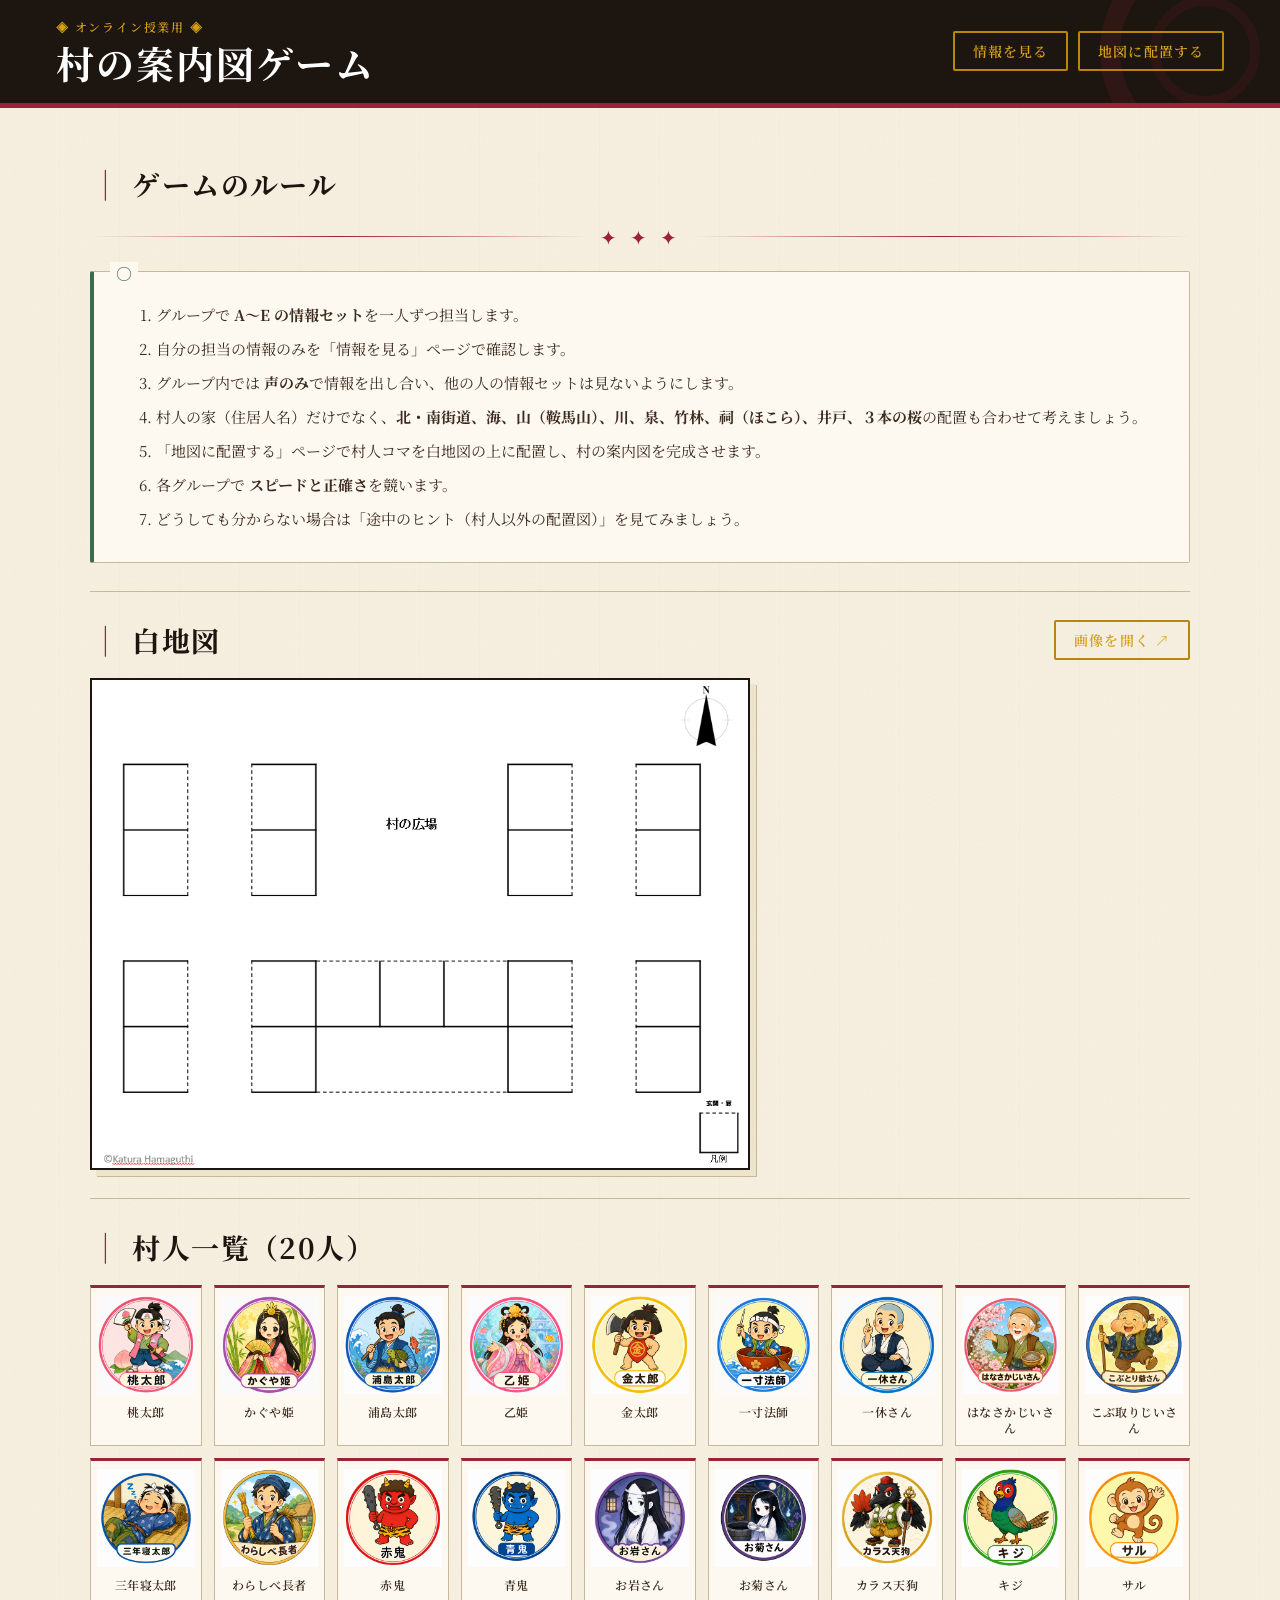
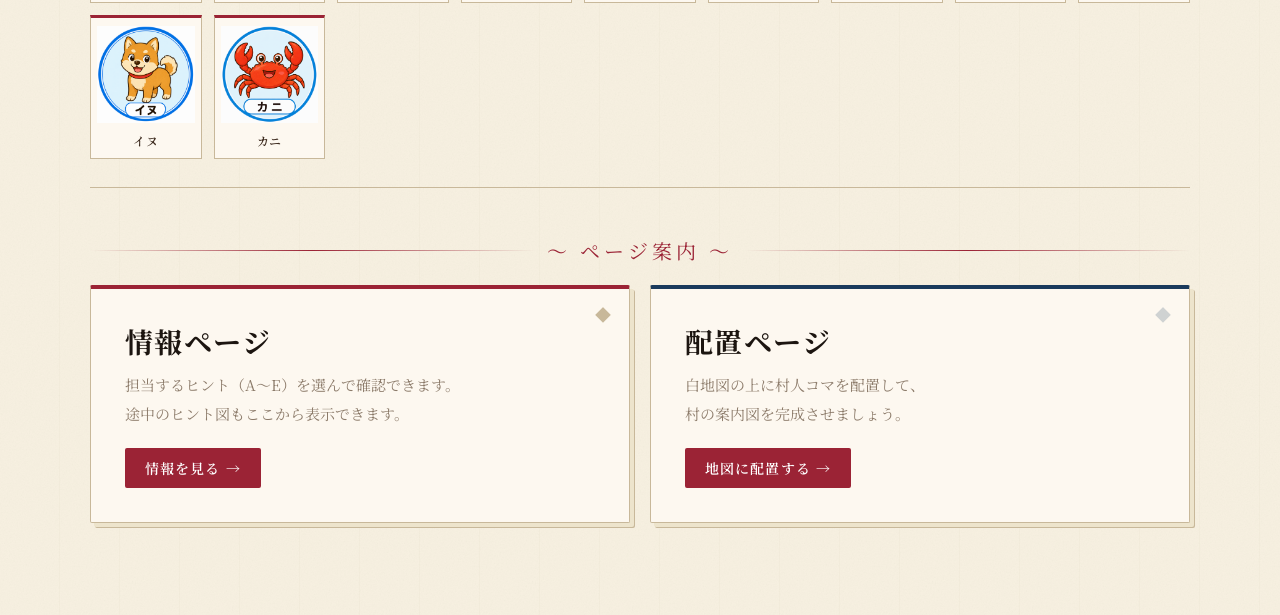
<file: index.html>
<!doctype html>
<html lang="ja">
<head>
  <meta charset="utf-8">
  <meta name="viewport" content="width=device-width, initial-scale=1">
  <title>村の案内図ゲーム</title>
  <link rel="stylesheet" href="styles.css">
</head>
<body>
  <header class="site-header">
    <div>
      <p class="eyebrow">◈ オンライン授業用 ◈</p>
      <h1>村の案内図ゲーム</h1>
    </div>
    <nav class="top-nav" aria-label="ページ">
      <a href="view.html">情報を見る</a>
      <a href="board.html">地図に配置する</a>
    </nav>
  </header>

  <main class="content-layout">

    <!-- ルール説明 -->
    <section class="section-band">
      <div class="section-heading">
        <h2>ゲームのルール</h2>
      </div>
      <div class="section-divider">✦ ✦ ✦</div>
      <div class="rule-box">
        <ol>
          <li>グループで <strong>A〜E の情報セット</strong>を一人ずつ担当します。</li>
          <li>自分の担当の情報のみを「情報を見る」ページで確認します。</li>
          <li>グループ内では <strong>声のみ</strong>で情報を出し合い、他の人の情報セットは見ないようにします。</li>
          <li>村人の家（住居人名）だけでなく、<strong>北・南街道、海、山（鞍馬山）、川、泉、竹林、祠（ほこら）、井戸、３本の桜</strong>の配置も合わせて考えましょう。</li>
          <li>「地図に配置する」ページで村人コマを白地図の上に配置し、村の案内図を完成させます。</li>
          <li>各グループで <strong>スピードと正確さ</strong>を競います。</li>
          <li>どうしても分からない場合は「途中のヒント（村人以外の配置図）」を見てみましょう。</li>
        </ol>
      </div>
    </section>

    <!-- 白地図 -->
    <section class="section-band">
      <div class="section-heading">
        <h2>白地図</h2>
        <a class="pdf-link" href="daisi.png" target="_blank" rel="noopener">画像を開く ↗</a>
      </div>
      <img class="map-preview" src="daisi.png" alt="村の白地図">
    </section>

    <!-- 村人一覧 -->
    <section class="section-band">
      <div class="section-heading">
        <h2>村人一覧（20人）</h2>
      </div>
      <div class="villager-grid" id="villagerGrid"></div>
    </section>

    <!-- ページ案内 -->
    <section class="section-band page-footer-band">
      <div class="section-divider">〜 ページ案内 〜</div>
      <div class="home-layout" style="width:100%;margin:0;">
        <div class="home-panel">
          <h2 style="margin-bottom:12px;">情報ページ</h2>
          <p>担当するヒント（A〜E）を選んで確認できます。<br>途中のヒント図もここから表示できます。</p>
          <a class="primary-link" href="view.html">情報を見る →</a>
        </div>
        <div class="home-panel accent">
          <h2 style="margin-bottom:12px;">配置ページ</h2>
          <p>白地図の上に村人コマを配置して、<br>村の案内図を完成させましょう。</p>
          <a class="primary-link" href="board.html">地図に配置する →</a>
        </div>
      </div>
    </section>

  </main>

  <script src="data.js"></script>
  <script>
    const grid = document.getElementById("villagerGrid");
    VILLAGERS.forEach(v => {
      grid.insertAdjacentHTML("beforeend", `
        <figure class="villager-item">
          <img src="${v.image}" alt="${v.name}">
          <figcaption>${v.name}</figcaption>
        </figure>
      `);
    });
  </script>
</body>
</html>
</file>
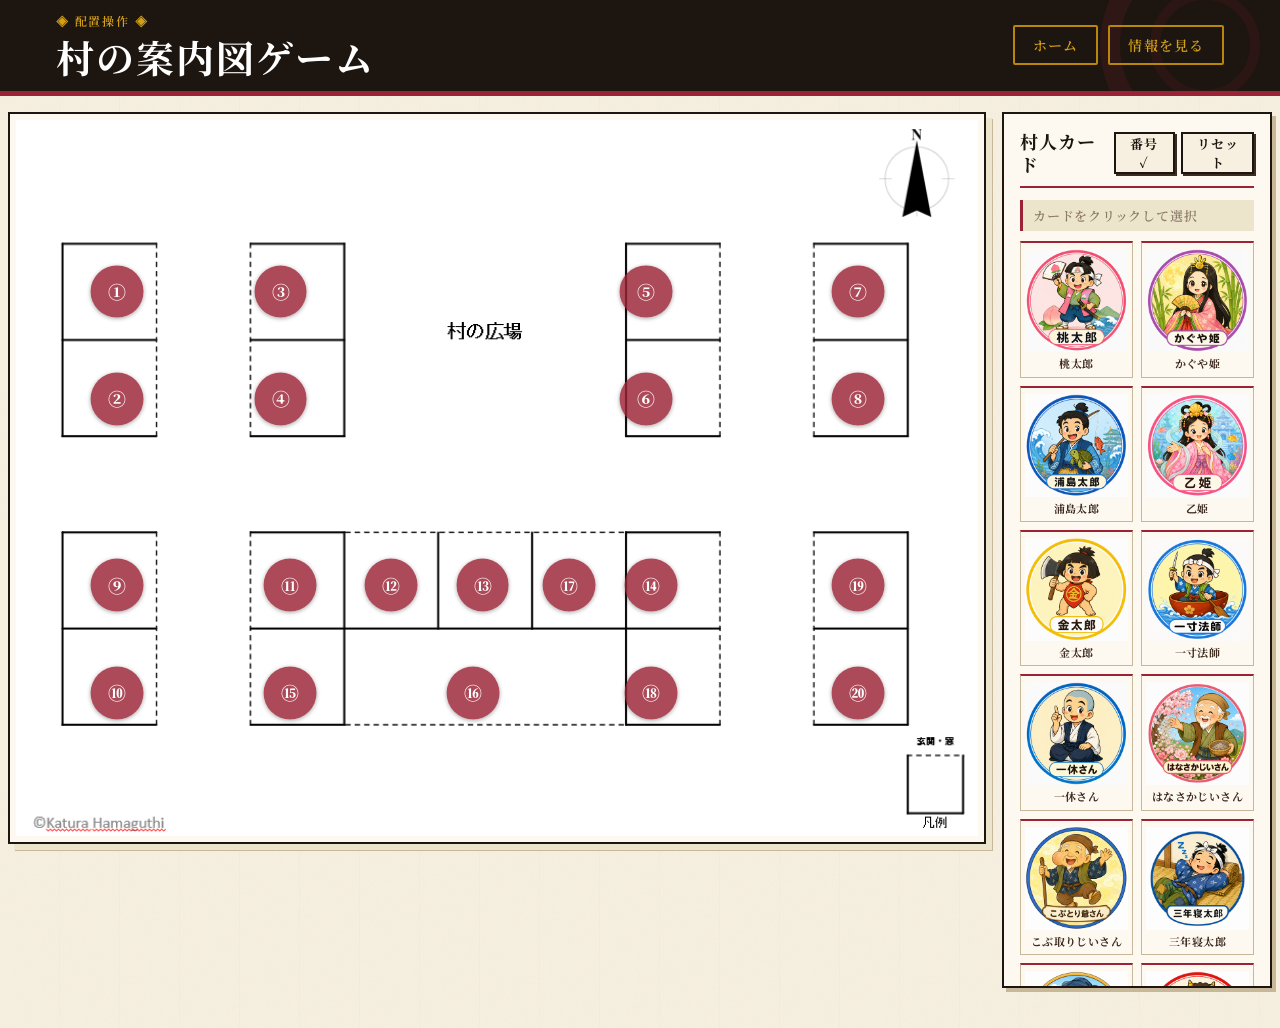
<file: board.html>
<!doctype html>
<html lang="ja">
<head>
  <meta charset="utf-8">
  <meta name="viewport" content="width=device-width, initial-scale=1">
  <title>地図に配置する | 村の案内図ゲーム</title>
  <link rel="stylesheet" href="styles.css">
</head>
<body>
  <header class="site-header compact">
    <div>
      <p class="eyebrow">◈ 配置操作 ◈</p>
      <h1>村の案内図ゲーム</h1>
    </div>
    <nav class="top-nav" aria-label="ページ">
      <a href="index.html">ホーム</a>
      <a href="view.html">情報を見る</a>
    </nav>
  </header>

  <main class="board-layout">
    <!-- 地図エリア -->
    <section class="board-stage" aria-label="地図">
      <div class="map-board" id="mapBoard">
        <img src="daisi.png" alt="村の白地図" id="mapImg">
        <div class="number-layer" id="numberLayer"></div>
        <div class="token-layer" id="tokenLayer"></div>
      </div>
    </section>

    <!-- パレット -->
    <aside class="shop-tray" aria-label="村人カード">
      <div class="tray-header">
        <h2>村人カード</h2>
        <div style="display:flex;gap:6px;">
          <button class="tray-btn" id="toggleNumBtn" type="button">番号 ✓</button>
          <button class="tray-btn" id="resetBtn" type="button">リセット</button>
        </div>
      </div>
      <div class="selected-status" id="selectedStatus">カードをクリックして選択</div>
      <div class="card-palette" id="cardPalette"></div>
      <div class="board-tip">
        <strong>操作方法</strong><br>
        ① カードをクリック → 選択<br>
        ② 地図をクリック → 配置<br>
        ③ コマをドラッグ → 移動<br>
        ④ コマをダブルクリック → 削除
      </div>
    </aside>
  </main>

  <script src="data.js"></script>
  <script>
    const mapBoard       = document.getElementById("mapBoard");
    const tokenLayer     = document.getElementById("tokenLayer");
    const numberLayer    = document.getElementById("numberLayer");
    const cardPalette    = document.getElementById("cardPalette");
    const selectedStatus = document.getElementById("selectedStatus");
    const resetBtn       = document.getElementById("resetBtn");
    const toggleNumBtn   = document.getElementById("toggleNumBtn");
    const STORAGE_KEY    = "muranoannaizu-board-v1";
    let showNumbers = true;

    let positions  = JSON.parse(localStorage.getItem(STORAGE_KEY) || "{}");
    let selectedId = null;
    let dragging   = null;

    function save() { localStorage.setItem(STORAGE_KEY, JSON.stringify(positions)); }

    function setSelected(id) {
      selectedId = id;
      const v = id ? VILLAGERS.find(v => v.id === id) : null;
      selectedStatus.textContent = v ? `${v.name} を選択中` : "カードをクリックして選択";
      renderPalette();
    }

    function renderPalette() {
      cardPalette.innerHTML = "";
      VILLAGERS.forEach(v => {
        const btn = document.createElement("button");
        btn.type = "button";
        btn.className = "vcard";
        if (selectedId === v.id) btn.classList.add("selected");
        if (positions[v.id])     btn.classList.add("placed");
        btn.innerHTML = `<img src="${v.image}" alt=""><span>${v.name}</span>`;
        btn.addEventListener("click", () => setSelected(selectedId === v.id ? null : v.id));
        cardPalette.appendChild(btn);
      });
    }

    function renderTokens() {
      tokenLayer.innerHTML = "";
      Object.entries(positions).forEach(([id, pos]) => {
        const v = VILLAGERS.find(v => v.id === id);
        if (!v) return;
        const tok = document.createElement("div");
        tok.className = "token";
        tok.dataset.id = id;
        tok.style.left = pos.x + "%";
        tok.style.top  = pos.y + "%";
        tok.innerHTML  = `<img src="${v.image}" alt="${v.name}"><span>${v.name}</span>`;

        tok.addEventListener("dblclick", e => {
          e.stopPropagation();
          delete positions[id];
          save(); renderTokens(); renderPalette();
          if (selectedId === id) setSelected(null);
        });

        tok.addEventListener("mousedown", e => {
          if (e.button !== 0) return;
          e.stopPropagation(); e.preventDefault();
          tok.classList.add("dragging");
          dragging = { id, startClientX: e.clientX, startClientY: e.clientY,
            origX: pos.x, origY: pos.y, rect: mapBoard.getBoundingClientRect() };
          setSelected(null);
        });

        tok.addEventListener("touchstart", e => {
          e.stopPropagation();
          const t = e.touches[0];
          tok.classList.add("dragging");
          dragging = { id, startClientX: t.clientX, startClientY: t.clientY,
            origX: pos.x, origY: pos.y, rect: mapBoard.getBoundingClientRect() };
        }, { passive: true });

        tokenLayer.appendChild(tok);
      });
    }

    function applyDragMove(cx, cy) {
      if (!dragging) return;
      const dx = ((cx - dragging.startClientX) / dragging.rect.width)  * 100;
      const dy = ((cy - dragging.startClientY) / dragging.rect.height) * 100;
      const nx = Math.max(0, Math.min(100, dragging.origX + dx));
      const ny = Math.max(0, Math.min(100, dragging.origY + dy));
      const tok = tokenLayer.querySelector(`[data-id="${dragging.id}"]`);
      if (tok) { tok.style.left = nx + "%"; tok.style.top = ny + "%"; }
    }

    function finishDrag(cx, cy) {
      if (!dragging) return;
      const dx = ((cx - dragging.startClientX) / dragging.rect.width)  * 100;
      const dy = ((cy - dragging.startClientY) / dragging.rect.height) * 100;
      positions[dragging.id] = {
        x: Math.max(0, Math.min(100, dragging.origX + dx)),
        y: Math.max(0, Math.min(100, dragging.origY + dy)),
      };
      save();
      const tok = tokenLayer.querySelector(`[data-id="${dragging.id}"]`);
      if (tok) tok.classList.remove("dragging");
      dragging = null;
      renderPalette();
    }

    document.addEventListener("mousemove", e => applyDragMove(e.clientX, e.clientY));
    document.addEventListener("mouseup",   e => finishDrag(e.clientX, e.clientY));
    document.addEventListener("touchmove", e => { const t = e.touches[0]; applyDragMove(t.clientX, t.clientY); }, { passive: true });
    document.addEventListener("touchend",  e => { const t = e.changedTouches[0]; finishDrag(t.clientX, t.clientY); });

    mapBoard.addEventListener("click", e => {
      if (!selectedId || dragging) return;
      const rect = mapBoard.getBoundingClientRect();
      positions[selectedId] = {
        x: ((e.clientX - rect.left) / rect.width)  * 100,
        y: ((e.clientY - rect.top)  / rect.height) * 100,
      };
      save(); renderTokens(); renderPalette(); setSelected(null);
    });

    resetBtn.addEventListener("click", () => {
      if (!confirm("配置をすべてリセットしますか？")) return;
      positions = {};
      save(); setSelected(null); renderTokens(); renderPalette();
    });

    /* ── Numbers ── */
    function renderNumbers() {
      numberLayer.innerHTML = "";
      if (!showNumbers) return;
      POSITIONS.forEach(p => {
        const el = document.createElement("div");
        el.className = "house-num";
        el.style.left = p.x + "%";
        el.style.top  = p.y + "%";
        el.textContent = p.num <= 20
          ? ["①","②","③","④","⑤","⑥","⑦","⑧","⑨","⑩",
             "⑪","⑫","⑬","⑭","⑮","⑯","⑰","⑱","⑲","⑳"][p.num - 1]
          : p.num;
        numberLayer.appendChild(el);
      });
    }

    toggleNumBtn.addEventListener("click", () => {
      showNumbers = !showNumbers;
      toggleNumBtn.textContent = showNumbers ? "番号 ✓" : "番号";
      toggleNumBtn.style.opacity = showNumbers ? "1" : "0.5";
      renderNumbers();
    });

    renderNumbers();
    renderTokens();
    renderPalette();
  </script>
</body>
</html>
</file>
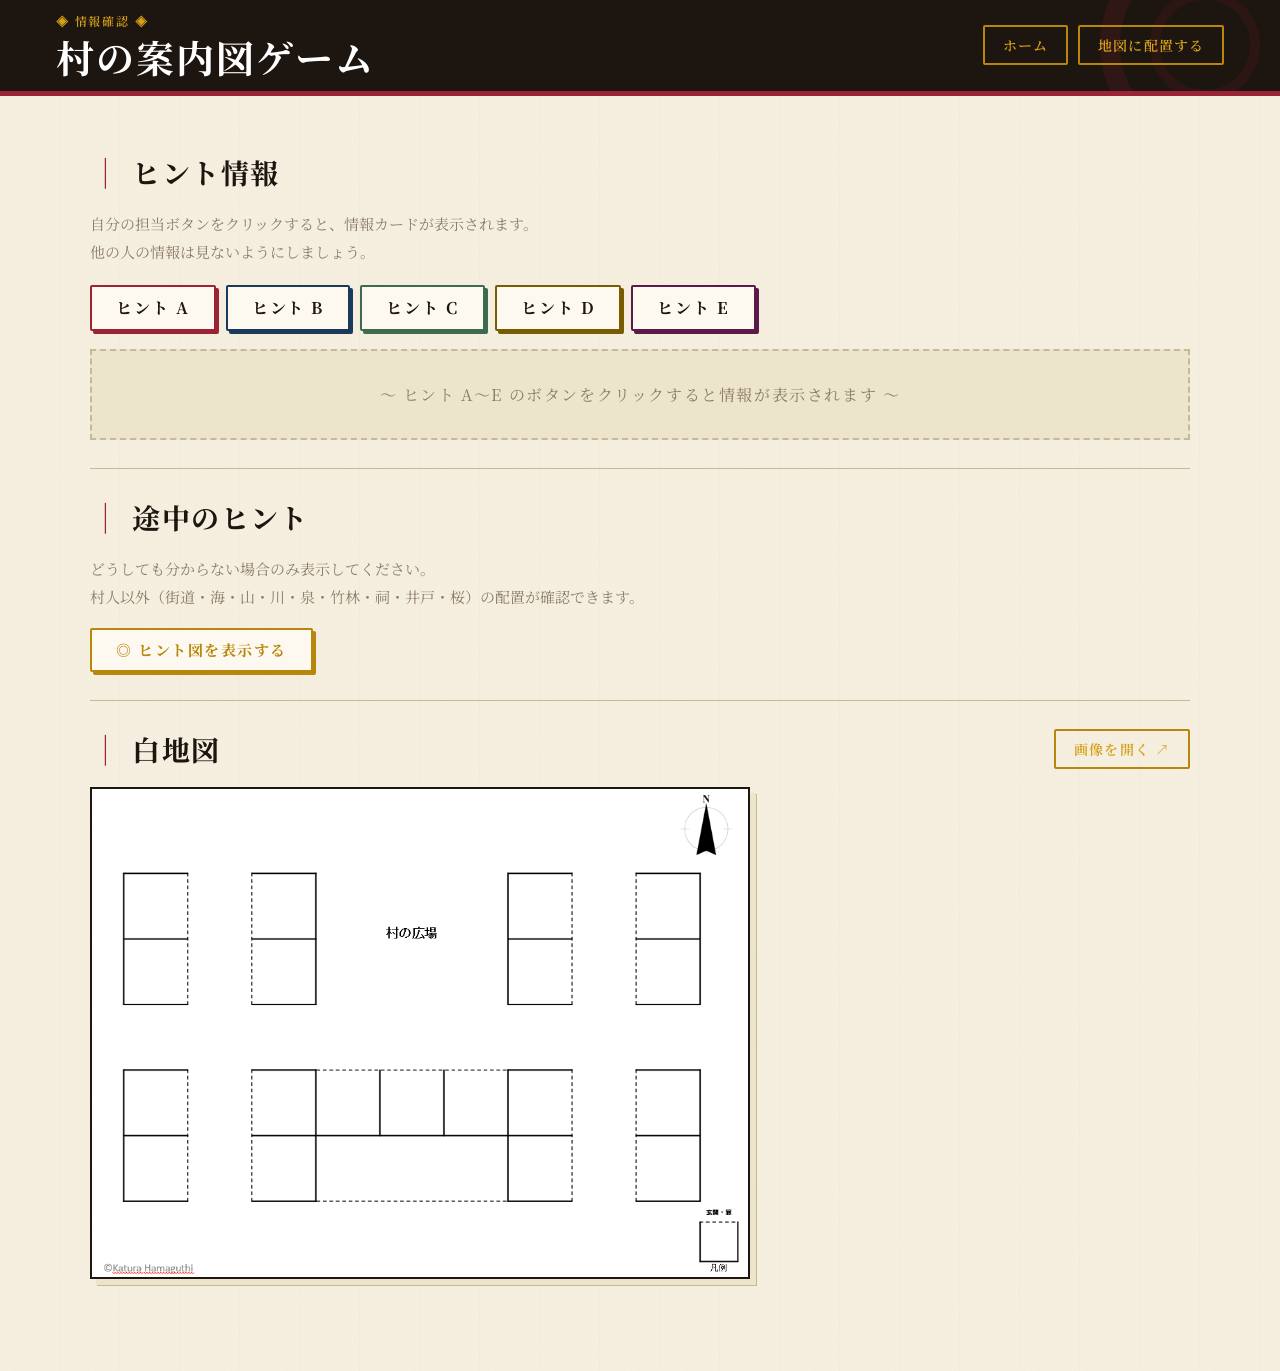
<file: view.html>
<!doctype html>
<html lang="ja">
<head>
  <meta charset="utf-8">
  <meta name="viewport" content="width=device-width, initial-scale=1">
  <title>情報を見る | 村の案内図ゲーム</title>
  <link rel="stylesheet" href="styles.css">
</head>
<body>
  <header class="site-header compact">
    <div>
      <p class="eyebrow">◈ 情報確認 ◈</p>
      <h1>村の案内図ゲーム</h1>
    </div>
    <nav class="top-nav" aria-label="ページ">
      <a href="index.html">ホーム</a>
      <a href="board.html">地図に配置する</a>
    </nav>
  </header>

  <main class="content-layout">

    <!-- ヒントA〜E -->
    <section class="section-band">
      <div class="section-heading">
        <h2>ヒント情報</h2>
      </div>
      <p style="color:var(--haiiro);font-size:15px;margin-bottom:18px;line-height:1.9;">
        自分の担当ボタンをクリックすると、情報カードが表示されます。<br>
        他の人の情報は見ないようにしましょう。
      </p>

      <div class="hint-controls" role="group" aria-label="担当を選ぶ">
        <button class="hint-btn" data-hint="A">ヒント A</button>
        <button class="hint-btn" data-hint="B">ヒント B</button>
        <button class="hint-btn" data-hint="C">ヒント C</button>
        <button class="hint-btn" data-hint="D">ヒント D</button>
        <button class="hint-btn" data-hint="E">ヒント E</button>
      </div>

      <div id="hintArea">
        <div class="hint-hidden">〜 ヒント A〜E のボタンをクリックすると情報が表示されます 〜</div>
      </div>
    </section>

    <!-- 途中のヒント -->
    <section class="section-band">
      <div class="section-heading">
        <h2>途中のヒント</h2>
      </div>
      <p style="color:var(--haiiro);font-size:15px;margin-bottom:16px;line-height:1.9;">
        どうしても分からない場合のみ表示してください。<br>
        村人以外（街道・海・山・川・泉・竹林・祠・井戸・桜）の配置が確認できます。
      </p>
      <div class="middle-hint-wrap">
        <button class="reveal-btn" id="revealBtn" type="button">◎ ヒント図を表示する</button>
        <img id="hintoImg" src="hinto-zu.png" alt="途中のヒント図（村人以外の配置）">
      </div>
    </section>

    <!-- 白地図 -->
    <section class="section-band">
      <div class="section-heading">
        <h2>白地図</h2>
        <a class="pdf-link" href="daisi.png" target="_blank" rel="noopener">画像を開く ↗</a>
      </div>
      <img class="map-preview" src="daisi.png" alt="村の白地図">
    </section>

  </main>

  <script src="data.js"></script>
  <script>
    const hintArea  = document.getElementById("hintArea");
    const revealBtn = document.getElementById("revealBtn");
    const hintoImg  = document.getElementById("hintoImg");
    let current = null;

    const rangeMap = { A:"一〜五", B:"六〜十", C:"十一〜十五", D:"十六〜二十", E:"二十一〜二十五" };

    document.querySelectorAll(".hint-btn").forEach(btn => {
      btn.addEventListener("click", () => {
        const key = btn.dataset.hint;
        if (current === key) {
          current = null;
          btn.classList.remove("active");
          hintArea.innerHTML = '<div class="hint-hidden">〜 ヒント A〜E のボタンをクリックすると情報が表示されます 〜</div>';
          return;
        }
        document.querySelectorAll(".hint-btn").forEach(b => b.classList.remove("active"));
        btn.classList.add("active");
        current = key;
        const items = HINTS[key];
        hintArea.innerHTML = `
          <div class="hint-card">
            <h3>◆ ヒント ${key}（情報カード ${rangeMap[key]}）</h3>
            <ul>
              ${items.map(t => `<li>${t}</li>`).join("")}
            </ul>
          </div>`;
      });
    });

    revealBtn.addEventListener("click", () => {
      const showing = hintoImg.style.display === "block";
      hintoImg.style.display = showing ? "none" : "block";
      revealBtn.textContent = showing ? "◎ ヒント図を表示する" : "◎ ヒント図を隠す";
    });
  </script>
</body>
</html>
</file>
<file: styles.css>
/* ══════════════════════════════════════════
   村の案内図ゲーム — 和風デザイン
══════════════════════════════════════════ */

@import url('https://fonts.googleapis.com/css2?family=Noto+Serif+JP:wght@400;600;700;900&display=swap');

:root {
  --sumi:    #1c1510;   /* 墨色 */
  --sumi2:   #3d2b1f;   /* 薄墨 */
  --shu:     #9b2335;   /* 朱色 */
  --shu2:    #c0392b;
  --ai:      #1a3a5c;   /* 藍色 */
  --kin:     #b8860b;   /* 金色 */
  --kin2:    #d4a017;
  --matsu:   #3d6b4f;   /* 松葉色 */
  --washi:   #f7f0e0;   /* 和紙 */
  --washi2:  #ede4cc;
  --washi3:  #fdf8f0;
  --haiiro:  #8c7b6a;   /* 灰色 */
  --line:    #c8b89a;
}

*  { box-sizing: border-box; margin: 0; padding: 0; }
a  { color: inherit; }
button { font: inherit; }

/* ── Body: 和紙風テクスチャ背景 ── */
body {
  font-family: 'Noto Serif JP', "Yu Mincho", "游明朝", "Hiragino Mincho ProN", serif;
  color: var(--sumi);
  background-color: var(--washi);
  background-image:
    /* 細かい和紙の繊維感 */
    url("data:image/svg+xml,%3Csvg xmlns='http://www.w3.org/2000/svg' width='400' height='400'%3E%3Cfilter id='noise'%3E%3CfeTurbulence type='fractalNoise' baseFrequency='0.65' numOctaves='3' stitchTiles='stitch'/%3E%3CfeColorMatrix type='saturate' values='0'/%3E%3C/filter%3E%3Crect width='400' height='400' filter='url(%23noise)' opacity='0.06'/%3E%3C/svg%3E"),
    /* 縦の薄い筋 */
    repeating-linear-gradient(
      90deg,
      transparent 0px,
      transparent 59px,
      rgba(139,110,70,.06) 60px
    );
  min-height: 100vh;
}

h1, h2, h3 { font-weight: 700; letter-spacing: .05em; }

h1 {
  font-size: clamp(24px, 4vw, 44px);
  line-height: 1.15;
}

h2 {
  font-size: clamp(18px, 2.8vw, 28px);
  line-height: 1.3;
}

h3 { font-size: 19px; }

/* ══════════════════════════════════════
   サイトヘッダー — 朱色の柱門イメージ
══════════════════════════════════════ */
.site-header {
  position: relative;
  display: flex;
  align-items: center;
  justify-content: space-between;
  gap: 20px;
  padding: 18px clamp(16px, 5vw, 56px);
  background: var(--sumi);
  border-bottom: 5px solid var(--shu);
  overflow: hidden;
}

/* 背景に薄い家紋風円紋 */
.site-header::before {
  content: "";
  position: absolute;
  right: -40px;
  top: 50%;
  transform: translateY(-50%);
  width: 180px;
  height: 180px;
  border-radius: 50%;
  border: 20px solid rgba(155,35,53,.15);
  pointer-events: none;
}
.site-header::after {
  content: "";
  position: absolute;
  right: 20px;
  top: 50%;
  transform: translateY(-50%);
  width: 90px;
  height: 90px;
  border-radius: 50%;
  border: 10px solid rgba(155,35,53,.12);
  pointer-events: none;
}

.site-header.compact { padding-block: 12px; }

.eyebrow {
  margin-bottom: 4px;
  color: var(--kin2);
  font-size: 12px;
  font-weight: 600;
  letter-spacing: .15em;
}

.site-header h1 {
  color: #fff;
  font-size: clamp(20px, 3.5vw, 38px);
}

/* ── ナビゲーション ── */
.top-nav {
  display: flex;
  flex-wrap: wrap;
  gap: 10px;
  position: relative;
  z-index: 1;
}

.top-nav a,
.primary-link,
.section-heading a,
.pdf-link {
  display: inline-flex;
  align-items: center;
  min-height: 40px;
  padding: 0 18px;
  border: 2px solid var(--kin);
  border-radius: 2px;
  background: transparent;
  color: var(--kin2);
  font-weight: 600;
  font-size: 14px;
  text-decoration: none;
  letter-spacing: .08em;
  transition: background .15s, color .15s;
}

.top-nav a:hover { background: rgba(184,134,11,.15); }

.primary-link {
  background: var(--shu);
  border-color: var(--shu);
  color: #fff;
}

.primary-link:hover { background: #7a1c29; border-color: #7a1c29; color: #fff; }

/* ══════════════════════════════════════
   セクション区切り — 家紋風
══════════════════════════════════════ */
.section-divider {
  display: flex;
  align-items: center;
  gap: 12px;
  margin: 8px 0 20px;
  color: var(--shu);
  font-size: 20px;
  letter-spacing: .2em;
}
.section-divider::before,
.section-divider::after {
  content: "";
  flex: 1;
  height: 1px;
  background: linear-gradient(90deg, transparent, var(--shu), transparent);
}

/* ══════════════════════════════════════
   ホームレイアウト
══════════════════════════════════════ */
.home-layout {
  display: grid;
  grid-template-columns: repeat(2, minmax(0, 1fr));
  gap: 20px;
  width: min(1060px, calc(100% - 28px));
  margin: 36px auto;
}

.home-panel {
  min-height: 220px;
  padding: clamp(20px, 3.5vw, 34px);
  border: 1px solid var(--line);
  border-top: 4px solid var(--shu);
  border-radius: 2px;
  background: var(--washi3);
  box-shadow: 4px 4px 0 var(--washi2), 5px 5px 0 var(--line);
  position: relative;
}

.home-panel::before {
  content: "◆";
  position: absolute;
  top: 14px;
  right: 18px;
  color: var(--line);
  font-size: 16px;
}

.home-panel.accent { border-top-color: var(--ai); }
.home-panel.accent::before { color: rgba(26,58,92,.2); }

.home-panel p {
  color: var(--haiiro);
  font-size: 15px;
  line-height: 1.9;
  margin-bottom: 20px;
}

/* ══════════════════════════════════════
   コンテンツレイアウト
══════════════════════════════════════ */
.content-layout {
  width: min(1100px, calc(100% - 24px));
  margin: 28px auto 64px;
}

.section-band {
  padding: 28px 0;
  border-bottom: 1px solid var(--line);
  position: relative;
}

.section-band:last-child { border-bottom: none; }

.section-heading {
  display: flex;
  align-items: center;
  justify-content: space-between;
  gap: 14px;
  margin-bottom: 18px;
  flex-wrap: wrap;
}

.section-heading h2 {
  display: flex;
  align-items: center;
  gap: 10px;
}

.section-heading h2::before {
  content: "｜";
  color: var(--shu);
  font-weight: 900;
  font-size: 1.1em;
}

/* ══════════════════════════════════════
   ルールボックス — 巻物風
══════════════════════════════════════ */
.rule-box {
  padding: clamp(18px, 3vw, 28px) clamp(18px, 3vw, 36px);
  border: 1px solid var(--line);
  border-left: 4px solid var(--matsu);
  border-radius: 2px;
  background: var(--washi3);
  position: relative;
}

.rule-box::before {
  content: "○";
  position: absolute;
  top: -10px;
  left: 16px;
  background: var(--washi3);
  padding: 0 6px;
  color: var(--matsu);
  font-size: 16px;
}

.rule-box ol, .rule-box ul {
  padding-left: 1.6em;
}

.rule-box li {
  font-size: 15px;
  line-height: 2;
  color: var(--sumi2);
}

.rule-box li + li { margin-top: 4px; }

/* ══════════════════════════════════════
   地図プレビュー
══════════════════════════════════════ */
.map-preview {
  display: block;
  width: 100%;
  max-width: 660px;
  height: auto;
  border: 2px solid var(--sumi);
  box-shadow: 6px 6px 0 var(--washi2), 7px 7px 0 var(--line);
}

/* ══════════════════════════════════════
   村人グリッド
══════════════════════════════════════ */
.villager-grid {
  display: grid;
  grid-template-columns: repeat(auto-fill, minmax(100px, 1fr));
  gap: 12px;
}

.villager-item {
  padding: 8px 6px;
  border: 1px solid var(--line);
  border-top: 3px solid var(--shu);
  background: var(--washi3);
  text-align: center;
  transition: box-shadow .15s;
}

.villager-item:hover {
  box-shadow: 3px 3px 0 var(--line);
}

.villager-item img {
  width: 100%;
  aspect-ratio: 1 / 1;
  object-fit: contain;
}

.villager-item figcaption {
  font-size: 12px;
  font-weight: 600;
  line-height: 1.4;
  margin-top: 5px;
  color: var(--sumi2);
  letter-spacing: .04em;
}

/* ══════════════════════════════════════
   ヒントボタン
══════════════════════════════════════ */
.hint-controls {
  display: flex;
  flex-wrap: wrap;
  gap: 10px;
  margin-bottom: 18px;
}

.hint-btn {
  min-height: 46px;
  padding: 0 24px;
  border: 2px solid var(--sumi);
  border-radius: 2px;
  background: var(--washi3);
  color: var(--sumi);
  font-size: 16px;
  font-weight: 700;
  letter-spacing: .12em;
  cursor: pointer;
  box-shadow: 3px 3px 0 var(--sumi2);
  transition: box-shadow .1s, transform .1s;
  position: relative;
}

.hint-btn:hover {
  box-shadow: 1px 1px 0 var(--sumi2);
  transform: translate(2px, 2px);
}

.hint-btn[data-hint="A"] { border-color: #9b2335; box-shadow: 3px 3px 0 #9b2335; }
.hint-btn[data-hint="B"] { border-color: #1a3a5c; box-shadow: 3px 3px 0 #1a3a5c; }
.hint-btn[data-hint="C"] { border-color: #3d6b4f; box-shadow: 3px 3px 0 #3d6b4f; }
.hint-btn[data-hint="D"] { border-color: #7a5c00; box-shadow: 3px 3px 0 #7a5c00; }
.hint-btn[data-hint="E"] { border-color: #5c1a4a; box-shadow: 3px 3px 0 #5c1a4a; }

.hint-btn[data-hint="A"].active { background: #fdecea; color: #9b2335; box-shadow: 1px 1px 0 #9b2335; transform: translate(2px,2px); }
.hint-btn[data-hint="B"].active { background: #e8eef7; color: #1a3a5c; box-shadow: 1px 1px 0 #1a3a5c; transform: translate(2px,2px); }
.hint-btn[data-hint="C"].active { background: #e8f3ec; color: #3d6b4f; box-shadow: 1px 1px 0 #3d6b4f; transform: translate(2px,2px); }
.hint-btn[data-hint="D"].active { background: #fdf5e0; color: #7a5c00; box-shadow: 1px 1px 0 #7a5c00; transform: translate(2px,2px); }
.hint-btn[data-hint="E"].active { background: #f5e8f3; color: #5c1a4a; box-shadow: 1px 1px 0 #5c1a4a; transform: translate(2px,2px); }

/* ── ヒントカード ── */
.hint-card {
  padding: clamp(18px, 3vw, 28px);
  border: 1px solid var(--line);
  border-left: 4px solid var(--matsu);
  background: var(--washi3);
}

.hint-card h3 {
  margin-bottom: 16px;
  padding-bottom: 10px;
  border-bottom: 1px dashed var(--line);
  color: var(--sumi);
  font-size: 17px;
  letter-spacing: .06em;
}

.hint-card ul { padding-left: 1.4em; }

.hint-card li {
  font-size: 15px;
  line-height: 2;
  color: var(--sumi2);
  margin-bottom: 8px;
}

.hint-hidden {
  padding: 32px;
  border: 2px dashed var(--line);
  background: var(--washi2);
  text-align: center;
  color: var(--haiiro);
  font-size: 16px;
  letter-spacing: .1em;
}

/* ── 途中ヒント ── */
.reveal-btn {
  min-height: 44px;
  padding: 0 24px;
  border: 2px solid var(--kin);
  border-radius: 2px;
  background: var(--washi3);
  color: var(--kin);
  font-size: 15px;
  font-weight: 700;
  letter-spacing: .1em;
  cursor: pointer;
  box-shadow: 3px 3px 0 var(--kin);
  transition: box-shadow .1s, transform .1s;
}

.reveal-btn:hover {
  box-shadow: 1px 1px 0 var(--kin);
  transform: translate(2px, 2px);
}

#hintoImg {
  display: none;
  margin-top: 16px;
  width: 100%;
  max-width: 660px;
  border: 2px solid var(--sumi);
  box-shadow: 6px 6px 0 var(--washi2);
}

/* ══════════════════════════════════════
   配置ボード
══════════════════════════════════════ */
.board-layout {
  display: grid;
  grid-template-columns: minmax(0, 1fr) 270px;
  gap: 16px;
  width: min(1400px, calc(100% - 16px));
  margin: 16px auto 40px;
  align-items: start;
}

.board-stage {
  overflow: auto;
  padding: 6px;
  border: 2px solid var(--sumi);
  background: var(--washi3);
  box-shadow: 6px 6px 0 var(--washi2), 7px 7px 0 var(--line);
}

.map-board {
  position: relative;
  width: min(100%, 1020px);
  min-width: 560px;
  margin: 0 auto;
  user-select: none;
  cursor: crosshair;
}

.map-board > img {
  display: block;
  width: 100%;
  height: auto;
  pointer-events: none;
}

.number-layer {
  position: absolute;
  inset: 0;
  pointer-events: none;
}

.house-num {
  position: absolute;
  transform: translate(-50%, -50%);
  width: 5.5%;
  aspect-ratio: 1;
  display: grid;
  place-items: center;
  border-radius: 50%;
  background: rgba(155, 35, 53, 0.82);
  color: #fff;
  font-size: clamp(9px, 1.4vw, 18px);
  font-weight: 900;
  font-family: 'Noto Serif JP', serif;
  line-height: 1;
  box-shadow: 0 1px 4px rgba(0,0,0,.35);
  user-select: none;
  letter-spacing: 0;
}

.token-layer {
  position: absolute;
  inset: 0;
  pointer-events: none;
}

.token {
  position: absolute;
  display: flex;
  flex-direction: column;
  align-items: center;
  width: 7%;
  transform: translate(-50%, -50%);
  pointer-events: all;
  cursor: grab;
  filter: drop-shadow(0 2px 4px rgba(0,0,0,.45));
  transition: filter .1s;
}

.token:hover { filter: drop-shadow(0 3px 7px rgba(0,0,0,.65)); z-index: 10; }
.token.dragging { cursor: grabbing; opacity: .7; z-index: 100; }

.token img {
  width: 100%;
  height: auto;
  pointer-events: none;
}

.token span {
  margin-top: 2px;
  padding: 1px 5px;
  background: rgba(247,240,224,.94);
  border: 1px solid rgba(28,21,16,.25);
  font-size: clamp(8px, .9vw, 11px);
  font-weight: 700;
  white-space: nowrap;
  pointer-events: none;
  letter-spacing: .04em;
  line-height: 1.5;
}

.token.selected-token {
  filter: drop-shadow(0 0 6px var(--shu)) drop-shadow(0 2px 4px rgba(0,0,0,.45));
}

/* ── パレット (トレイ) ── */
.shop-tray {
  position: sticky;
  top: 12px;
  max-height: calc(100vh - 24px);
  overflow-y: auto;
  padding: 16px;
  border: 2px solid var(--sumi);
  background: var(--washi3);
  box-shadow: 4px 4px 0 var(--line);
}

.tray-header {
  display: flex;
  align-items: center;
  justify-content: space-between;
  gap: 10px;
  margin-bottom: 12px;
  padding-bottom: 10px;
  border-bottom: 2px solid var(--shu);
}

.tray-header h2 {
  font-size: 18px;
  letter-spacing: .06em;
}

.tray-btn {
  min-height: 34px;
  padding: 0 12px;
  border: 2px solid var(--sumi);
  background: var(--washi);
  color: var(--sumi);
  font-size: 13px;
  font-weight: 700;
  cursor: pointer;
  letter-spacing: .08em;
  box-shadow: 2px 2px 0 var(--sumi2);
  transition: box-shadow .1s, transform .1s;
}

.tray-btn:hover {
  box-shadow: 0px 0px 0 var(--sumi2);
  transform: translate(2px, 2px);
}

.selected-status {
  margin-bottom: 10px;
  padding: 6px 10px;
  background: var(--washi2);
  border-left: 3px solid var(--shu);
  color: var(--haiiro);
  font-size: 13px;
  font-weight: 600;
  letter-spacing: .06em;
}

.card-palette {
  display: grid;
  grid-template-columns: repeat(2, minmax(0, 1fr));
  gap: 8px;
}

.vcard {
  display: flex;
  flex-direction: column;
  align-items: center;
  gap: 4px;
  padding: 6px 4px;
  border: 1px solid var(--line);
  border-top: 2px solid var(--shu);
  background: var(--washi3);
  cursor: pointer;
  transition: box-shadow .1s;
  text-align: center;
}

.vcard:hover { box-shadow: 2px 2px 0 var(--line); }

.vcard.selected {
  border-top-color: var(--shu);
  border-color: var(--shu);
  box-shadow: 2px 2px 0 var(--shu);
  background: #fdecea;
}

.vcard.placed { opacity: .38; }

.vcard img {
  width: 100%;
  aspect-ratio: 1 / 1;
  object-fit: contain;
  pointer-events: none;
}

.vcard span {
  font-size: 11px;
  font-weight: 700;
  line-height: 1.3;
  letter-spacing: .04em;
  pointer-events: none;
  color: var(--sumi2);
}

.board-tip {
  margin-top: 14px;
  padding: 10px 12px;
  background: var(--washi2);
  border-left: 3px solid var(--matsu);
  font-size: 12px;
  line-height: 1.9;
  color: var(--haiiro);
}

/* ══════════════════════════════════════
   フッター的なセクション
══════════════════════════════════════ */
.page-footer-band {
  margin-top: 12px;
}

/* ══════════════════════════════════════
   レスポンシブ
══════════════════════════════════════ */
@media (max-width: 900px) {
  .site-header { align-items: flex-start; flex-direction: column; }
  .section-heading { align-items: flex-start; flex-direction: column; }
  .home-layout { grid-template-columns: 1fr; }
  .board-layout { grid-template-columns: 1fr; }
  .shop-tray { position: static; max-height: none; }
}

@media (max-width: 560px) {
  .top-nav a, .primary-link { width: 100%; justify-content: center; }
  .villager-grid { grid-template-columns: repeat(4, 1fr); }
  .card-palette { grid-template-columns: repeat(4, 1fr); }
  .hint-btn { padding: 0 14px; font-size: 15px; }
}
</file>
